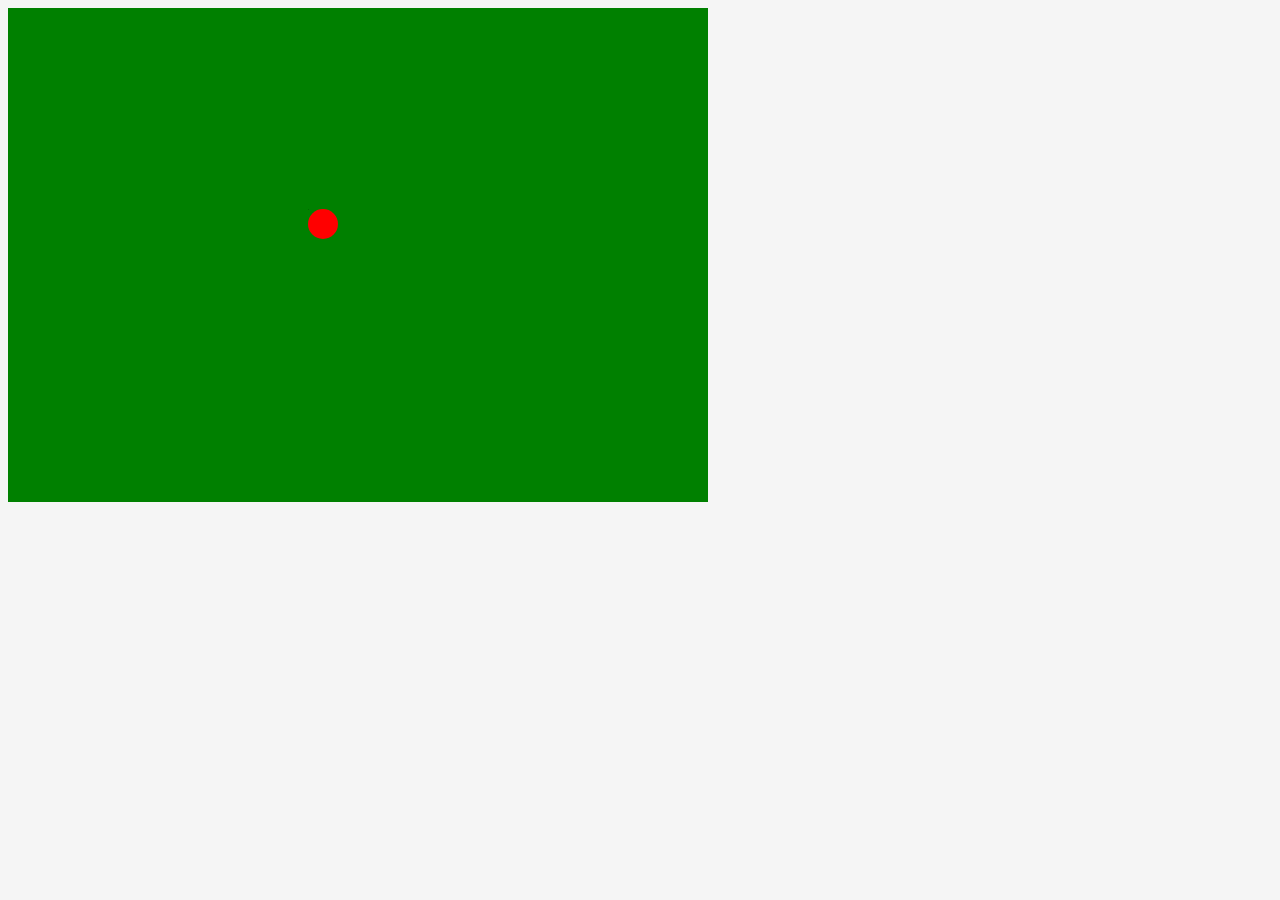
<file: billiard/index.html>
<!DOCTYPE html>
<html lang="en">
<head>
    <meta charset="UTF-8">
    <meta name="viewport" content="width=device-width, initial-scale=1.0">
    <title>Document</title> <link rel="stylesheet" href="style.css">
</head>
<body>


     

  
     <div class="mwvane"> 

      <div class="daiw">
 <div class="burt">
        <p class="uc">a</p>
      </div>
      </div>
    
     </div>
   

     

    

    
 
    

     
</body>
</html>
</file>
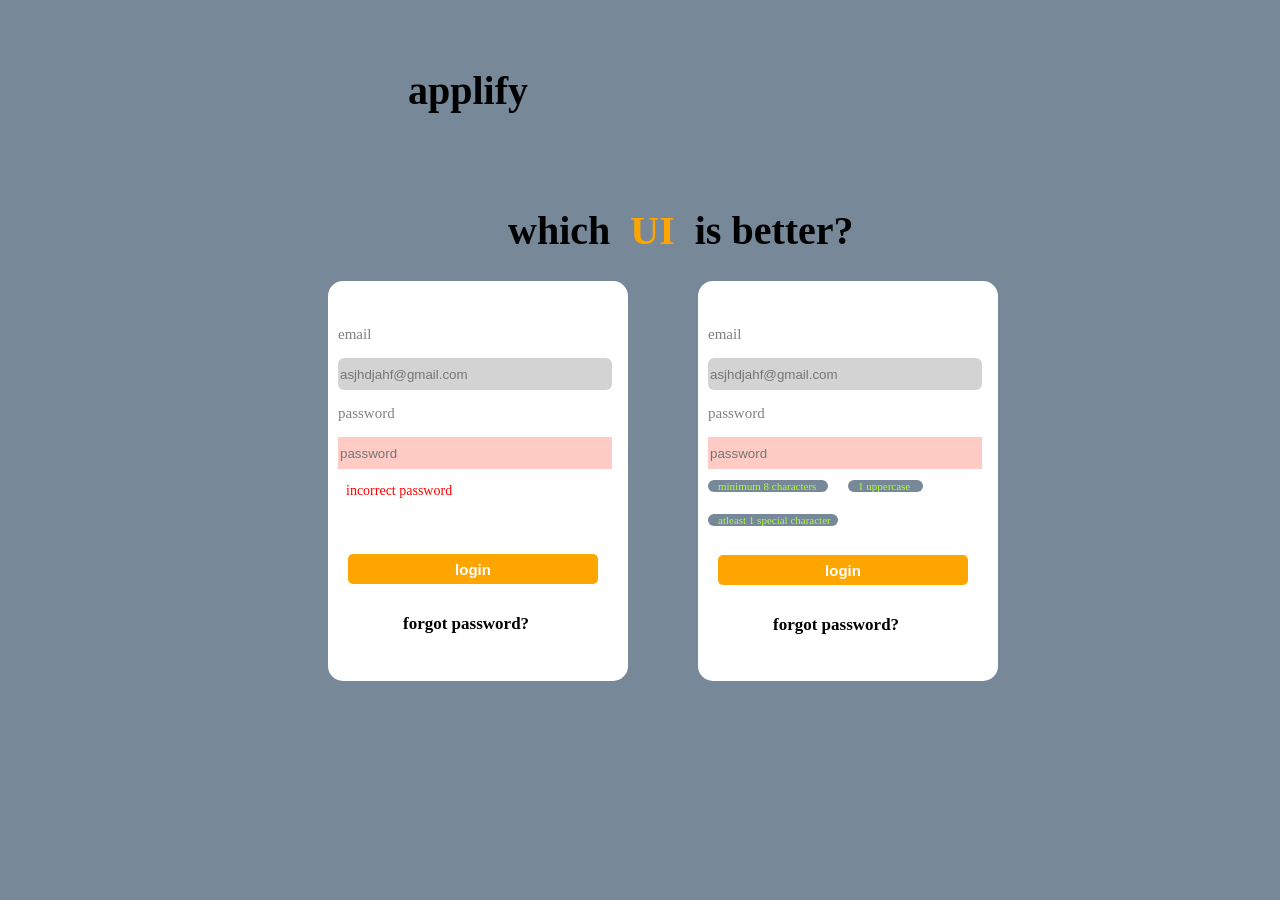
<file: etapia/index.html>
<!DOCTYPE html>
<html lang="en">
<head>
    <meta charset="UTF-8">
    <meta name="viewport" content="width=device-width, initial-scale=1.0">
    <title>Document</title><link rel="stylesheet" href="style.css">
</head>
<body>
<h1 class="app">applify</h1>
<div class="ui">
   <h1 class="ras">which</h1> 
   <h1 class="ora">UI</h1>
   <h1 class="ras">is better?</h1>
</div>


<div class="dedadivi">
<div class="pirveli">
    <div class="judg">
    <p class="ema">email</p>
    <input class="mox" type="text" placeholder="asjhdjahf@gmail.com">
</div>

<div class="paro">
    <p class="ema">password</p>
    <input class="pa" type="password" name id placeholder="password" minlength="8" maxlength="
    16">
    <p class="red">incorrect password</p><br><br>
    <div class="buto">
     <button class="logi">login</button>
    </div><br>
     <h1 class="for">forgot password?</h1>
</div>
</div>
<div class="meore">
    <div class="judg">
    <p class="ema">email</p>
    <input class="mox" type="text" placeholder="asjhdjahf@gmail.com">
</div>

<div class="paro">
    <p class="ema">password</p>
    <input class="pa" type="password" name id placeholder="password" minlength="8" maxlength="
    16">

     <div class="roda">
        <div class="top">
<div class="samia">
    <p class="mwa">minimum 8 characters</p>
    </div>
        </div>
 
    <div class="topo">
 <div class="aao">
        <p class="mwa">1 uppercase</p>
     </div>
    </div>
    
     </div>

   
    <div class="dong">
    <p class="spec">atleast 1 special character</p>
    </div><br>
    
    <div class="buto">
     <button class="logi">login</button>
    </div><br>
     <h1 class="for">forgot password?</h1>
</div>
</div>



</div>





</body>
</html>
</file>
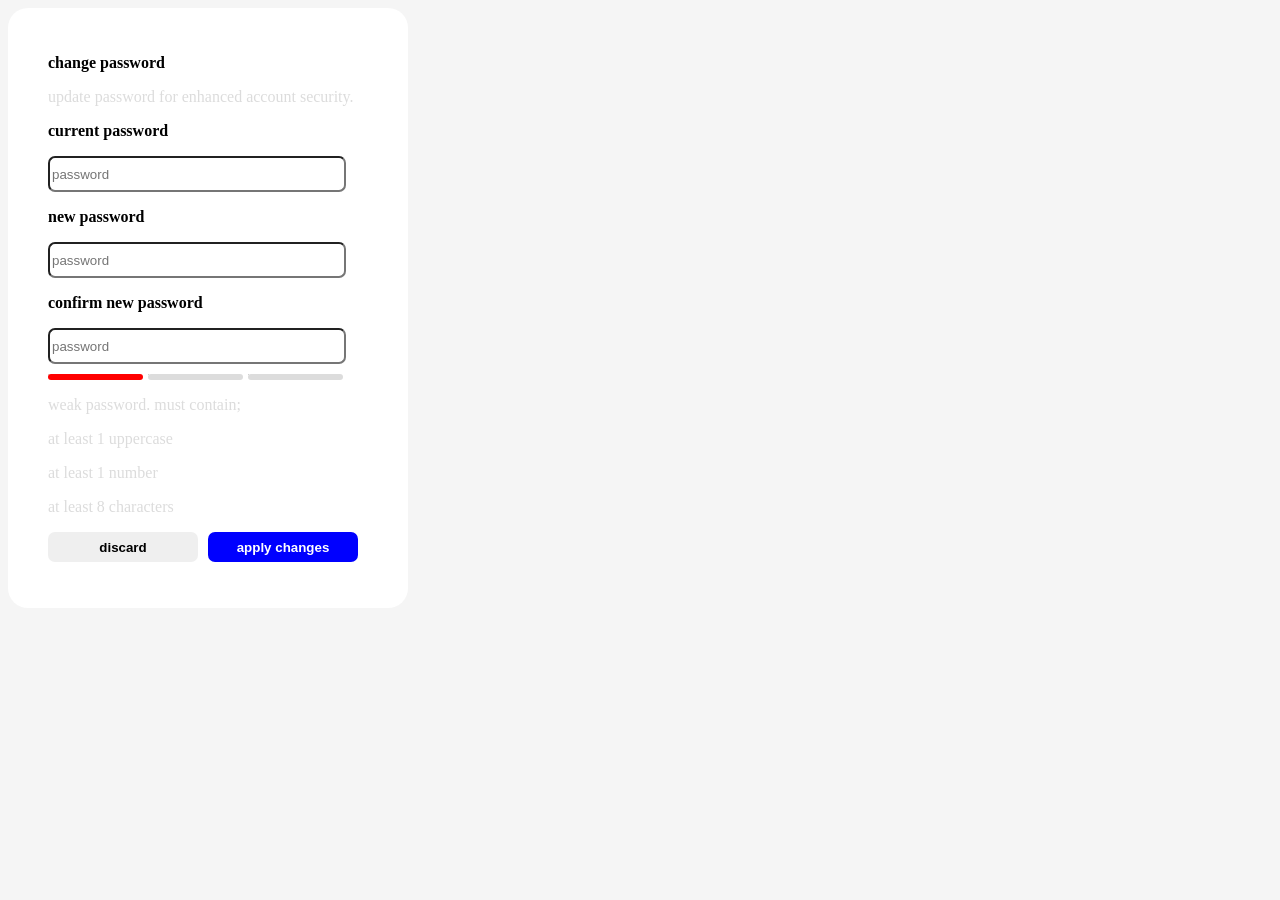
<file: knas/index.html>
<!DOCTYPE html>
<html lang="en">
<head>
    <meta charset="UTF-8">
    <meta name="viewport" content="width=device-width, initial-scale=1.0">
    <title>Document</title> <link rel="stylesheet" href="style.css">
</head>
<body>

<div class="deda">
<div class="stuk">
     <p class="cha">change password</p>
     <p class="upd">update password for enhanced account security.</p>
    </div>

    <div class="akara">
<p class="cur">current password</p>
<input class="pas" type="password" id user placeholder="password">
<p class="cur">new password</p>
<input class="pas" type="password" id user placeholder="password">
<p class="cur">confirm new password</p>
<input class="pas" type="password" id user placeholder="password">
    </div>


<div class="kum">
<div class="amare">
<div class="pirveli">a</div>
</div>

<div class="amit">
    <div class="meore">a</div>
</div>

<div class="amit">
    <div class="meore">a</div>
</div>
</div>

<div class="texto">
<p class="wea">weak password. must contain;</p>
<p class="at">at least 1 uppercase</p>
<p class="at">at least 1 number</p>
<p class="at">at least 8 characters</p>
</div>



<div class="ro">
    <button class="dis">discard</button>
<button class="apl">apply changes</button>
</div>

</div>

    


</body>
</html>
</file>
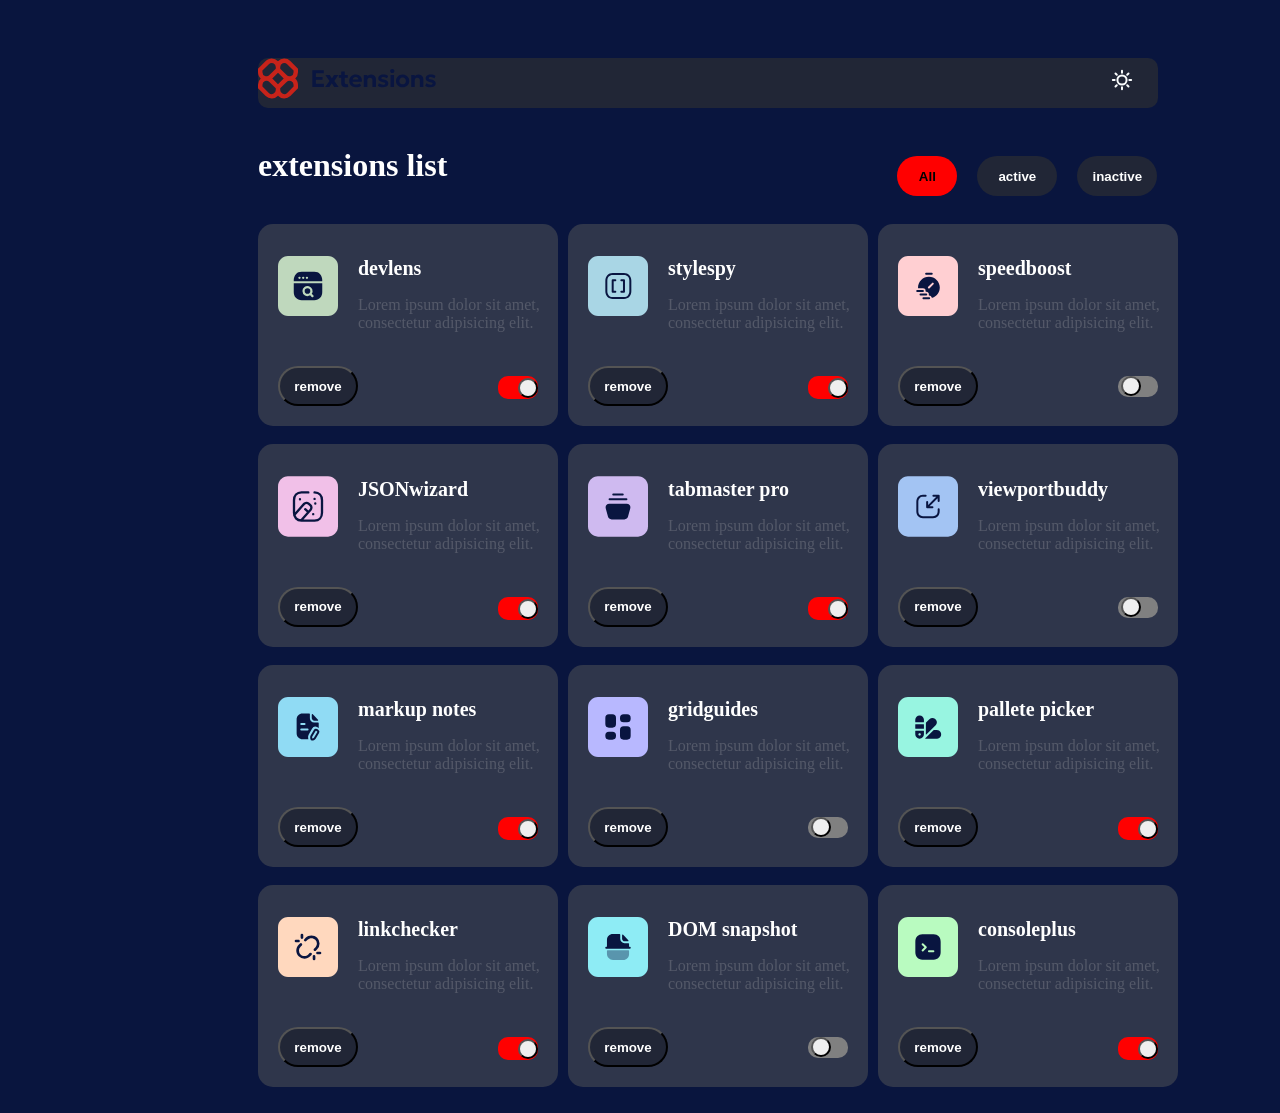
<file: mbrid/index.html>
<!DOCTYPE html>
<html lang="en">
<head>
    <meta charset="UTF-8">
    <meta name="viewport" content="width=device-width, initial-scale=1.0">
    <title>Document</title><link rel="stylesheet" href="style.css">
</head>
<body>
    

<div class="araf">
<div class="jer">
    <img src="logo.svg" alt="">
    <img class="sun" src="icon-sun.svg" alt="">
</div>
</div><br>

<div class="pga">
    <div class="ro">
<h1 class="whii">extensions list</h1>
</div>

<div class="but">
    <button class="red">All</button>
    <button class="esea">active</button>
    <button class="esea">inactive</button>
</div>
</div><br>



<div class="marjv">
    <div class="padd">
<div class="mtavaria">
    <div class="nas">
         <div class="sulun">
    <img src="logo-devlens.svg" alt="">
    <div class="text">
    <h1 class="pata">devlens</h1>
    <div class="ropat">
 <p class="nacr">Lorem ipsum dolor sit amet, consectetur adipisicing elit.</p>
    </div>
</div>
</div><br>
<div class="baxba">
    <div class="rogved">
<button class="remo">remove</button>
</div>
<div class="goun">
<div class="amk">
    <div class="esras">
<button class="klik"></button>
    </div>
</div>
</div>
</div>
    </div>
</div>
</div>
    <div class="baloni">
<div class="mtavaria">
    <div class="nas">
         <div class="sulun">
    <img src="logo-style-spy.svg" alt="">
    <div class="text">
    <h1 class="pata">stylespy</h1>
    <div class="ropat">
 <p class="nacr">Lorem ipsum dolor sit amet, consectetur adipisicing elit.</p>
    </div>
</div>
</div><br>
<div class="baxba">
    <div class="rogved">
<button class="remo">remove</button>
</div>
<div class="goun">
<div class="amk">
    <div class="esras">
<button class="klik"></button>
    </div>
</div>
</div>
</div>
    </div>
</div>
</div>

<div class="jest">
<div class="mtavaria">
    <div class="nas">
         <div class="sulun">
    <img src="logo-speed-boost.svg" alt="">
    <div class="text">
    <h1 class="pata">speedboost</h1>
    <div class="ropat">
 <p class="nacr">Lorem ipsum dolor sit amet, consectetur adipisicing elit.</p>
    </div>
</div>
</div><br>
<div class="baxba">
    <div class="rogved">
<button class="remo">remove</button>
</div>
<div class="goun">
<div class="tolo">
    <div class="esrass">
<button class="samoel"></button>
    </div>
</div>
</div>
</div>
    </div>
</div>
</div>
</div><br>


<div class="marjv">
    <div class="padd">
<div class="mtavaria">
    <div class="nas">
         <div class="sulun">
    <img src="logo-json-wizard.svg" alt="">
    <div class="text">
    <h1 class="pata">JSONwizard</h1>
    <div class="ropat">
 <p class="nacr">Lorem ipsum dolor sit amet, consectetur adipisicing elit.</p>
    </div>
</div>
</div><br>
<div class="baxba">
    <div class="rogved">
<button class="remo">remove</button>
</div>
<div class="goun">
<div class="amk">
    <div class="esras">
<button class="klik"></button>
    </div>
</div>
</div>
</div>
    </div>
</div>
</div>
    <div class="baloni">
<div class="mtavaria">
    <div class="nas">
         <div class="sulun">
    <img src="logo-tab-master-pro.svg" alt="">
    <div class="text">
    <h1 class="pata">tabmaster pro</h1>
    <div class="ropat">
 <p class="nacr">Lorem ipsum dolor sit amet, consectetur adipisicing elit.</p>
    </div>
</div>
</div><br>
<div class="baxba">
    <div class="rogved">
<button class="remo">remove</button>
</div>
<div class="goun">
<div class="amk">
    <div class="esras">
<button class="klik"></button>
    </div>
</div>
</div>
</div>
    </div>
</div>
</div>

<div class="jest">
<div class="mtavaria">
    <div class="nas">
         <div class="sulun">
    <img src="logo-viewport-buddy.svg" alt="">
    <div class="text">
    <h1 class="pata">viewportbuddy</h1>
    <div class="ropat">
 <p class="nacr">Lorem ipsum dolor sit amet, consectetur adipisicing elit.</p>
    </div>
</div>
</div><br>
<div class="baxba">
    <div class="rogved">
<button class="remo">remove</button>
</div>
<div class="goun">
<div class="tolo">
    <div class="esrass">
<button class="samoel"></button>
    </div>
</div>
</div>
</div>
    </div>
</div>
</div>
</div><br>


<div class="marjv">
    <div class="padd">
<div class="mtavaria">
    <div class="nas">
         <div class="sulun">
    <img src="logo-markup-notes.svg" alt="">
    <div class="text">
    <h1 class="pata">markup notes</h1>
    <div class="ropat">
 <p class="nacr">Lorem ipsum dolor sit amet, consectetur adipisicing elit.</p>
    </div>
</div>
</div><br>
<div class="baxba">
    <div class="rogved">
<button class="remo">remove</button>
</div>
<div class="goun">
<div class="amk">
    <div class="esras">
<button class="klik"></button>
    </div>
</div>
</div>
</div>
    </div>
</div>
</div>
    <div class="baloni">
<div class="mtavaria">
    <div class="nas">
         <div class="sulun">
    <img src="logo-grid-guides.svg" alt="">
    <div class="text">
    <h1 class="pata">gridguides</h1>
    <div class="ropat">
 <p class="nacr">Lorem ipsum dolor sit amet, consectetur adipisicing elit.</p>
    </div>
</div>
</div><br>
<div class="baxba">
    <div class="rogved">
<button class="remo">remove</button>
</div>
<div class="goun">
<div class="tolo">
    <div class="esrass">
<button class="samoel"></button>
    </div>
</div>
</div>
</div>
    </div>
</div>
</div>

<div class="jest">
<div class="mtavaria">
    <div class="nas">
         <div class="sulun">
    <img src="logo-palette-picker.svg" alt="">
    <div class="text">
    <h1 class="pata">pallete picker</h1>
    <div class="ropat">
 <p class="nacr">Lorem ipsum dolor sit amet, consectetur adipisicing elit.</p>
    </div>
</div>
</div><br>
<div class="baxba">
    <div class="rogved">
<button class="remo">remove</button>
</div>
<div class="goun">
<div class="amk">
    <div class="esras">
<button class="klik"></button>
    </div>
</div>
</div>
</div>
    </div>
</div>
</div>
</div><br>



<div class="marjv">
    <div class="padd">
<div class="mtavaria">
    <div class="nas">
         <div class="sulun">
    <img src="logo-link-checker.svg" alt="">
    <div class="text">
    <h1 class="pata">linkchecker</h1>
    <div class="ropat">
 <p class="nacr">Lorem ipsum dolor sit amet, consectetur adipisicing elit.</p>
    </div>
</div>
</div><br>
<div class="baxba">
    <div class="rogved">
<button class="remo">remove</button>
</div>
<div class="goun">
<div class="amk">
    <div class="esras">
<button class="klik"></button>
    </div>
</div>
</div>
</div>
    </div>
</div>
</div>
    <div class="baloni">
<div class="mtavaria">
    <div class="nas">
         <div class="sulun">
    <img src="logo-dom-snapshot.svg" alt="">
    <div class="text">
    <h1 class="pata">DOM snapshot</h1>
    <div class="ropat">
 <p class="nacr">Lorem ipsum dolor sit amet, consectetur adipisicing elit.</p>
    </div>
</div>
</div><br>
<div class="baxba">
    <div class="rogved">
<button class="remo">remove</button>
</div>
<div class="goun">
<div class="tolo">
    <div class="esrass">
<button class="samoel"></button>
    </div>
</div>
</div>
</div>
    </div>
</div>
</div>

<div class="jest">
<div class="mtavaria">
    <div class="nas">
         <div class="sulun">
    <img src="logo-console-plus.svg" alt="">
    <div class="text">
    <h1 class="pata">consoleplus</h1>
    <div class="ropat">
 <p class="nacr">Lorem ipsum dolor sit amet, consectetur adipisicing elit.</p>
    </div>
</div>
</div><br>
<div class="baxba">
    <div class="rogved">
<button class="remo">remove</button>
</div>
<div class="goun">
<div class="amk">
    <div class="esras">
<button class="klik"></button>
    </div>
</div>
</div>
</div>
    </div>
</div>
</div>
</div><br>
    
</body>
</html>
</file>
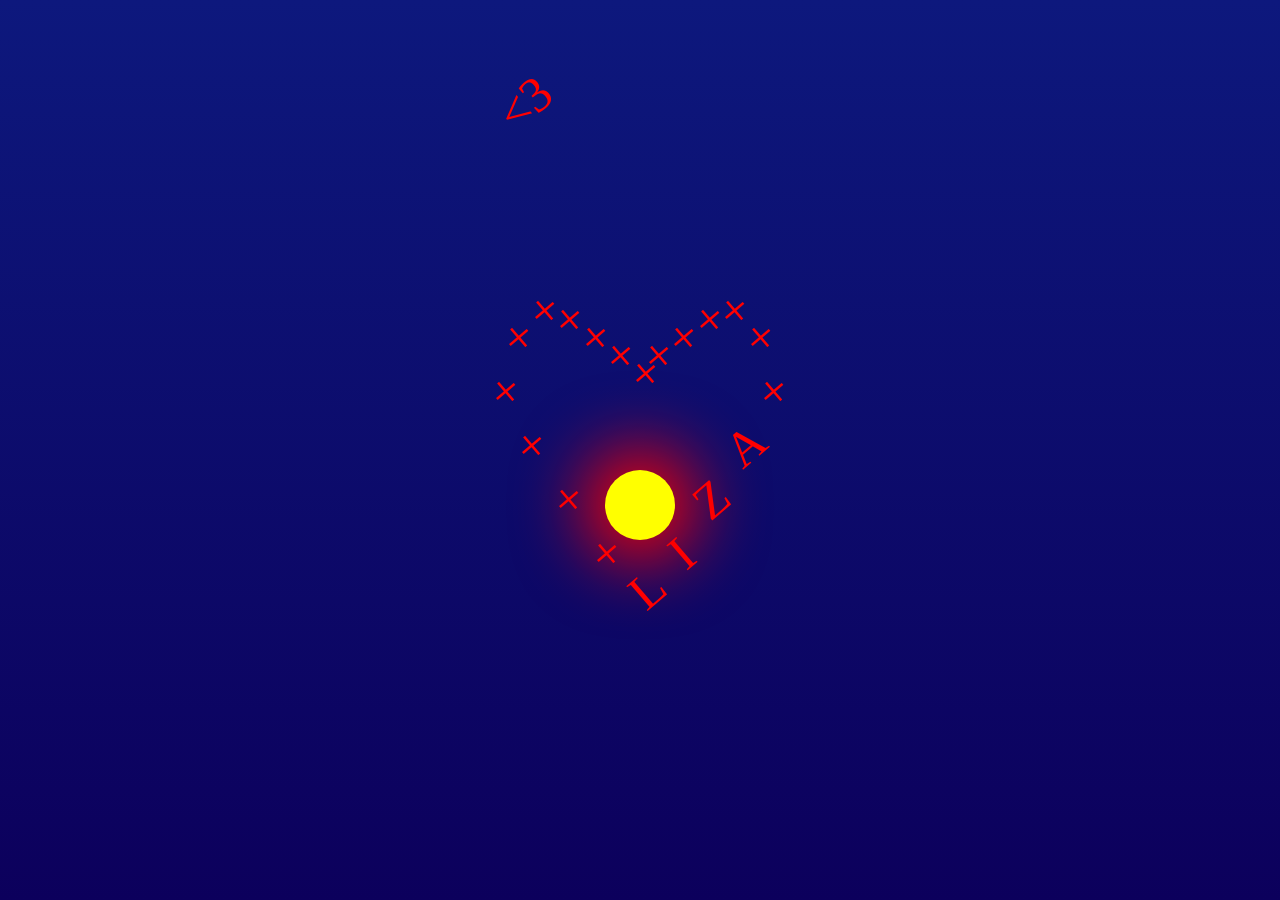
<file: sashineleba/index.html>
<!DOCTYPE html>
<html lang="en">
<head>
    <meta charset="UTF-8">
    <meta name="viewport" content="width=device-width, initial-scale=1.0">
    <title>Document</title><link rel="stylesheet" href="style.css">
</head>
<body>
    
<div class="sky">
    <div class="stars">
        <span> <3 </span>
        <span>L</span>
        <span>I</span>
        <span>+</span>
        <span>+</span>
        <span>Z</span>
        <span>+</span>
        <span>A</span>
        <span>+</span>
        <span>+</span>
        <span>+</span>
        <span>+</span>
        <span>+</span>
        <span>+</span>
        <span>+</span>
        <span>+</span>
        <span>+</span>
        <span>+</span>
         <span>+</span>
          <span>+</span>
           <span>+</span>
         
              
    </div>
    <div class="sun"></div>
    <div class="mountain mountain1"></div>
    <div class="mountain mountain2"></div>
    <div class="ground"></div>
    
    
</div>


</body>
</html>
</file>
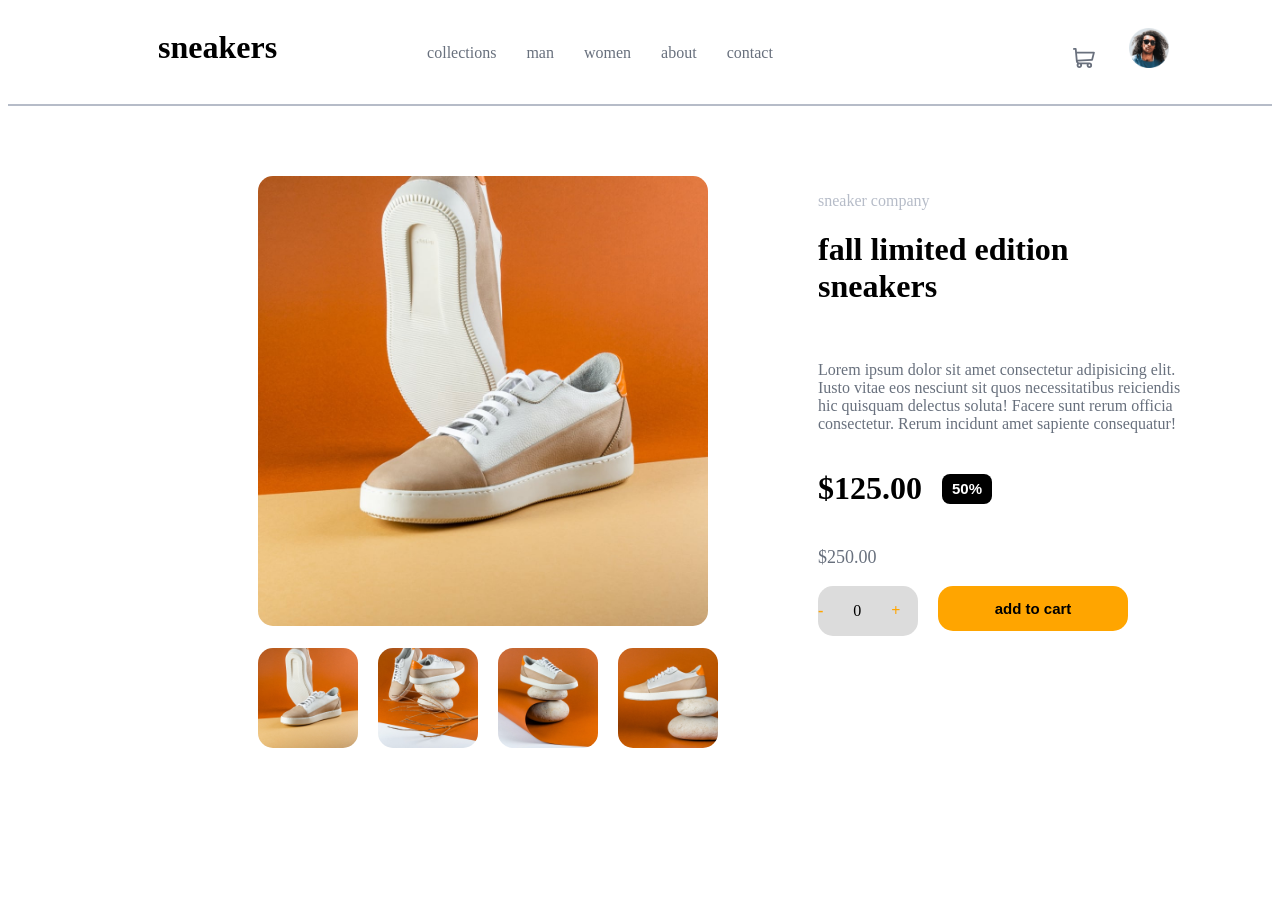
<file: sthi/index.html>
<!DOCTYPE html>
<html lang="en">
<head>
    <meta charset="UTF-8">
    <meta name="viewport" content="width=device-width, initial-scale=1.0">
    <title>Document</title> <link rel="stylesheet" href="style.css">
</head>
<body>


    


    <div class="sn">
    <h1 class="bla">sneakers</h1>
    <div class="oma">
<p class="gra">collections</p>
<p class="gra">man</p>
<p class="gra">women</p>
<p class="gra">about</p>
<p class="gra">contact</p>
</div>
<div class="ima">
    <img src="icon-cart.svg" alt="">
    <img class="ava" src="image-avatar.png" alt="">
</div>
    </div>
    <p class="xazi"></p><br><br><br>


         <div class="udidesi">
                  <div class="pirveli">

<div class="pross">
<img class="fexs" src="image-product-1.jpg" alt="">
</div><br>
    
<div class="ahaa">
    <img class="pata" src="image-product-1.jpg" alt="">
    <img class="pata" src="image-product-2.jpg" alt="">
     <img class="pata" src="image-product-3.jpg" alt="">
      <img class="pata" src="image-product-4.jpg" alt="">
</div>
         </div> 


 <div class="meore">
            <p class="sne">sneaker company</p>
         <h1 class="blac">fall limited edition sneakers</h1><br>
         <p class="gra">Lorem ipsum dolor sit amet consectetur adipisicing elit. Iusto vitae eos nesciunt sit quos necessitatibus reiciendis hic quisquam delectus soluta! Facere sunt rerum officia consectetur. Rerum incidunt amet sapiente consequatur!</p>
         <div class="daay">
            <div class="esari">
        <h1 class="dola">$125.00</h1>
         </div>
          <div class="forb">
            <button class="proc">50%</button>
         </div>
         </div>

         
          <p class="grah">$250.00</p>

           <div class="chalic">

          <div class="uvlis">
           <div class="pliu">
           <p class="minu">-</p>
           <p class="nol">0</p>
           <p class="pla">+</p>
          </div>
          </div>
         
            
          <div class="bu">
            <button class="rokna">add to cart</button>
          </div>
          

           </div>

         </div>
         

         </div>


   


        
         


        
         




</body>
</html>
</file>
<file: billiard/style.css>
body{
    background-color: whitesmoke;
}
.mwvane{
    width: 700px;
    background-color: green;
    height: 494px;
}
.uc{
    font-size: 1px;
}
.burt{
    background-color: red;
    width: 30px ;
    height: 30px;
    border-radius: 50px;
}
.daiw{
    padding-left: 300px;
    padding-top: 200px;
    
}
</file>
<file: etapia/style.css>
body{
background-color: lightslategrey;
}
.app{
    padding-left: 400px;
    padding-top: 40px;
    font-size: 40px;
}
.ui{
    display: flex;
    gap: 20px;
    font-size: 20px;
    padding-left: 500px;
    padding-top: 40px;
}
.ora{
    color: orange;
}
.mox{
    border: none;
    height: 30px;
    width: 270px;
    background-color: lightgray;
    color: black;
    border-radius: 6px;
}
.pa{
    border: none;
    height: 30px;
    width: 270px;
    background-color: #FFCBC4;
    color: black;
}
.red{
    font-size: 14px;
    padding-left: 8px;
    padding-bottom: 5px;
    color: red;
}
.logi{
    border: none;
    height: 30px;
    width: 250px;
    background-color: orange;
    color: white;
    font-size: 15px;
    font-weight: bold;
    border-radius: 5px;
    
}
.buto{
    padding-left: 10px;
}
.ema{
    font-size: 15px;
    color: gray;
}
.for{
    font-size: 17px;
    padding-left: 65px
}
.pirveli{
    background-color: white;
    width: 300px;
    height: 400px;
    border-radius: 15px;
}
.judg{
    padding-top: 30px;
    padding-left: 10px;
}
.paro{
    padding-left: 10px;
}
.samia{
    font-size: 11px;
    background-color: lightslategray;
    width: 120px;
    border-radius: 15px;
    color: greenyellow;
}
.mwa{
    padding-left: 10px;
}
.dong{
    font-size: 11px;
    background-color: lightslategray;
    width: 120px;
    border-radius: 20px;
    color: greenyellow;
    padding-left: 10px;
}
.meore{
    background-color: white;
    width: 300px;
    border-radius: 15px;
}
.aao{
    font-size: 11px;
    background-color: lightslategray;
    width: 75px;
    border-radius: 20px;
    color: greenyellow;
    
}
.roda{
    display: flex;
    gap: 20px;
}
.dedadivi{
    display: flex;
    gap: 70px;
    padding-left: 320px;
}
</file>
<file: knas/style.css>
body{
 background-color: whitesmoke;   
 justify-items: center;
}
.pas{
    width: 290px;
    height: 30px;
    border-radius: 7px;
    
}
.pirveli{
    width: 95px;
    background-color: red;
    height: 6px;
    border-radius: 10px;
    font-size: 1px;

}
.amare{
    padding-top: 10px;
}
.meore{
    width: 95px;
    background-color: gainsboro;
    height: 6px;
    border-radius: 10px;
    font-size: 1px;
}
.kum{
    display: flex;
    gap: 5px;
    padding-left: 40px;
}
.amit{
    padding-top: 10px;
}
.cur{
    font-weight: bold;
}
.cha{
    font-weight: bold;
}
.upd{
    color: gainsboro;
}
.wea{
    color: gainsboro;
}
.at{
    color: gainsboro;
}
.dis{
    width: 150px;
    border: none;
    border-radius: 7px;
    height: 30px;
    font-weight: bold;
}
.apl{
    width: 150px;
    border: none;
    border-radius: 7px;
    height: 30px;
    font-weight: bold;
    background-color: blue;
    color: white;
}
.ro{
    display: flex;
    gap: 10px;
    padding-left: 40px;
}
.deda{
    width: 400px;
    background-color: white;
    height: 600px;
    border-radius: 20px;
}
.stuk{
    padding-left: 40px;
    padding-top: 30px;
}
.akara{
    padding-left: 40px;
}
.texto{
    padding-left: 40px;
}
</file>
<file: mbrid/style.css>
body{
    background-color: hsl(227, 75%, 14%);
}
.jer{
    width: 900px;
    background-color: hsl(226, 25%, 17%);
    border-radius: 10px;
    height: 50px;
   
}
.sun{
    padding-left: 670px;
    padding-bottom: 8px;
}
.araf{
    padding-left: 250px;
    padding-top: 50px;
}
.whii{
    color: white;
    font-weight: bolder;
}
.red{
    height: 40px;
    width: 60px;
    border-radius: 30px;
    border: none;
    background-color: red;
    color: black;
    font-weight: bolder;
}
.esea{
    height: 40px;
    width: 80px;
    border-radius: 30px;
    border: none;
    background-color: hsl(226, 25%, 17%);
    color: white;
    font-weight: bolder;
}
.but{
    display: flex;
    gap: 20px;
    padding-top: 30px;
}
.pga{
    display: flex;
    gap: 450px;
}
.ro{
    padding-left: 250px;
}
.sulun{
    display: flex;
    gap: 20px;
}
.pata{
    font-size: 20px;
    color: white;
    font-weight: bold;
    padding-top: 20px;
}
.nacr{
    color: hsl(226, 11%, 37%);
}
.ropat{
    width: 200px;
}
.remo{
    width: 80px;
    height: 40px;
    border-radius: 30px;
    background-color: hsl(226, 25%, 17%);
    color: white;
    font-weight: bold;
}
.klik{
    width: 20px;
    height: 20px;
    border-radius: 50px;


}
.tolo{
    width: 40px;
    background-color: grey;
    border-radius: 10px;
    text-align: center;
}
.samoel{
    width: 20px;
    height: 20px;
    border-radius: 50px;
}
.esrass{
    padding-right: 14px;
}
.amk{
    width: 40px;
    background-color: red;
    text-align: center;
    border-radius: 10px;
}
.esras{
    padding-left: 19px;
    padding-top: 2px;
}
.baxba{
    display: flex;
    gap: 140px;
}
.goun{
    padding-top: 10px;
}
.mtavaria{
    width: 300px;
    background-color: hsl(225, 23%, 24%);
    border-radius: 15px;
}
.nas{
    padding-left: 20px;
    padding-bottom: 20px;
}
.padd{
    padding-left: 250px;
}
.marjv{
    display: flex;
    gap: 10px;
}
</file>
<file: sashineleba/style.css>
*{
    margin: 0;
    padding: 0;
    box-sizing: border-box;
}
body{
    overflow: hidden;
}
.sky{
    width: 100%;
    height: 100vh;
    position: relative;
    overflow: hidden;
    background: linear-gradient(to bottom, #0D187D,#0C005C);

    animation: sky 17s ease forwards;
}
@keyframes sky{
    0%{
        background: linear-gradient(to bottom, #92A5B9, #9292B9 );
    }
    50%{
        background: linear-gradient(to bottom, #74B3D8, #69C6E2);
    }
    
}
.stars span{
    position: absolute;
    color: red;
    font-size: 25px;
    animation: dissapears 10s forwards;
}
.stars span:nth-child(1){
    top: 10%;
    left: 40%;
    
}
.stars span:nth-child(2){
    top: 64%;
    left: 50%;
}
.stars span:nth-child(3){
    top: 60%;
    left:53% ;
}
.stars span:nth-child(4){
    top: 60%;
    right:52% ;
}
.stars span:nth-child(5){
    top: 54%;
    right:55% ;
}
.stars span:nth-child(6){
    top: 54%;
    left:55% ;
}
.stars span:nth-child(7){
    top: 48%;
    left:41% ;
}
.stars span:nth-child(8){
    top: 48%;
    right:41% ;
}
.stars span:nth-child(9){
    top: 42%;
    right:39% ;
}
.stars span:nth-child(10){
    top: 42%;
    left:39% ;
}
.stars span:nth-child(11){
    top: 36%;
    left:40% ;
}
.stars span:nth-child(12){
    top: 36%;
   right :40%;
}
.stars span:nth-child(13){
    top: 33%;
   right :42%;
}
.stars span:nth-child(14){
    top: 33%;
   left:42%;
}
.stars span:nth-child(15){
    top: 34%;
   left:44%;
}
.stars span:nth-child(16){
    top: 34%;
   right:44%;
}
.stars span:nth-child(17){
    top: 36%;
   right:46%;
}
.stars span:nth-child(18){
    top: 36%;
   left:46%;
}
.stars span:nth-child(19){
    top: 38%;
   left:48%;
}
.stars span:nth-child(20){
    top: 38%;
   right:48%;
}
.stars span:nth-child(21){
    top: 40%;
   right:49%;
}
@keyframes dissapears{
    from{
        scale: 1;
        rotate: 0rad;
        color: blue;
    }
    to{
        scale: 2;
        rotate: 370rad;
        color: red;
    }
}
.sun{
    position: absolute;
    width: 70px;
    height: 70px;
    border-radius: 50%;
    left: 50%;
    bottom: 40%;
    background: yellow;
    box-shadow: 0 0 70px 20px red;
    transform: translate(-50%,180px);
    animation: sunrise 12s ease-in-out forwards;
}
@keyframes sunrise{
    0%{
        transform: translate(-50%,180px);
    }
    100%{
        transform: translate(-50%,0);
    }
}
</file>
<file: sthi/style.css>
body{

}
.oma{
    display: flex;
    gap: 30px;
    padding-left: 150px;
    padding-top: 20px;
}
.sn{
    display: flex;
    padding-left: 150px;
}
.gra{
    color: hsl(219, 9%, 45%);
}
.ima{
    padding-left: 300px;
    padding-top: 20px;
    
}
.ava{
    width: 40px;
    padding-left: 30px;

}
.xazi{
    border: solid 1px hsl(220, 14%, 75%);
}
.fexs{
    width: 450px;
    border-radius: 15px;
}
.pata{
    width: 100px;
    border-radius: 15px;
    border-color: red;
}
.ahaa{
    display: flex;
    gap: 20px;
}
.pirveli{
    padding-left: 100px;
}
.proc{
    width: 50px;
    height: 30px;
    border-radius: 8px;
    border: none;
    background-color: black;
    color: white;
    font-weight: bold;
    font-size: 15px;
}
.daay{
    display: flex;
    gap: 20px;
}
.forb{
    padding-top: 25px;
}
.grah{
    color: hsl(219, 9%, 45%);
    font-size: 18px;
}
.pliu{
    display: flex;
    gap: 30px;
    width: 100px;
    background-color: gainsboro;
    border-radius: 15px;
}
.minu{
    color: orange;
    font-weight: bold;
}
.pla{
    color: orange;
    font-weight: bold;

}
.rokna{
    width: 190px;
    height: 45px;
    background-color: orange;
    border: none;
    font-weight: bold;
    font-size: 15px;
    border-radius: 15px;
}
.chalic{
    display: flex;
    gap: 20px;
}
.meore{
    width: 370px;
}
.sne{
    color:hsl(220, 14%, 75%);
}
.udidesi{
    display: flex;
    gap: 100px;
    padding-left: 150px;
}
</file>
